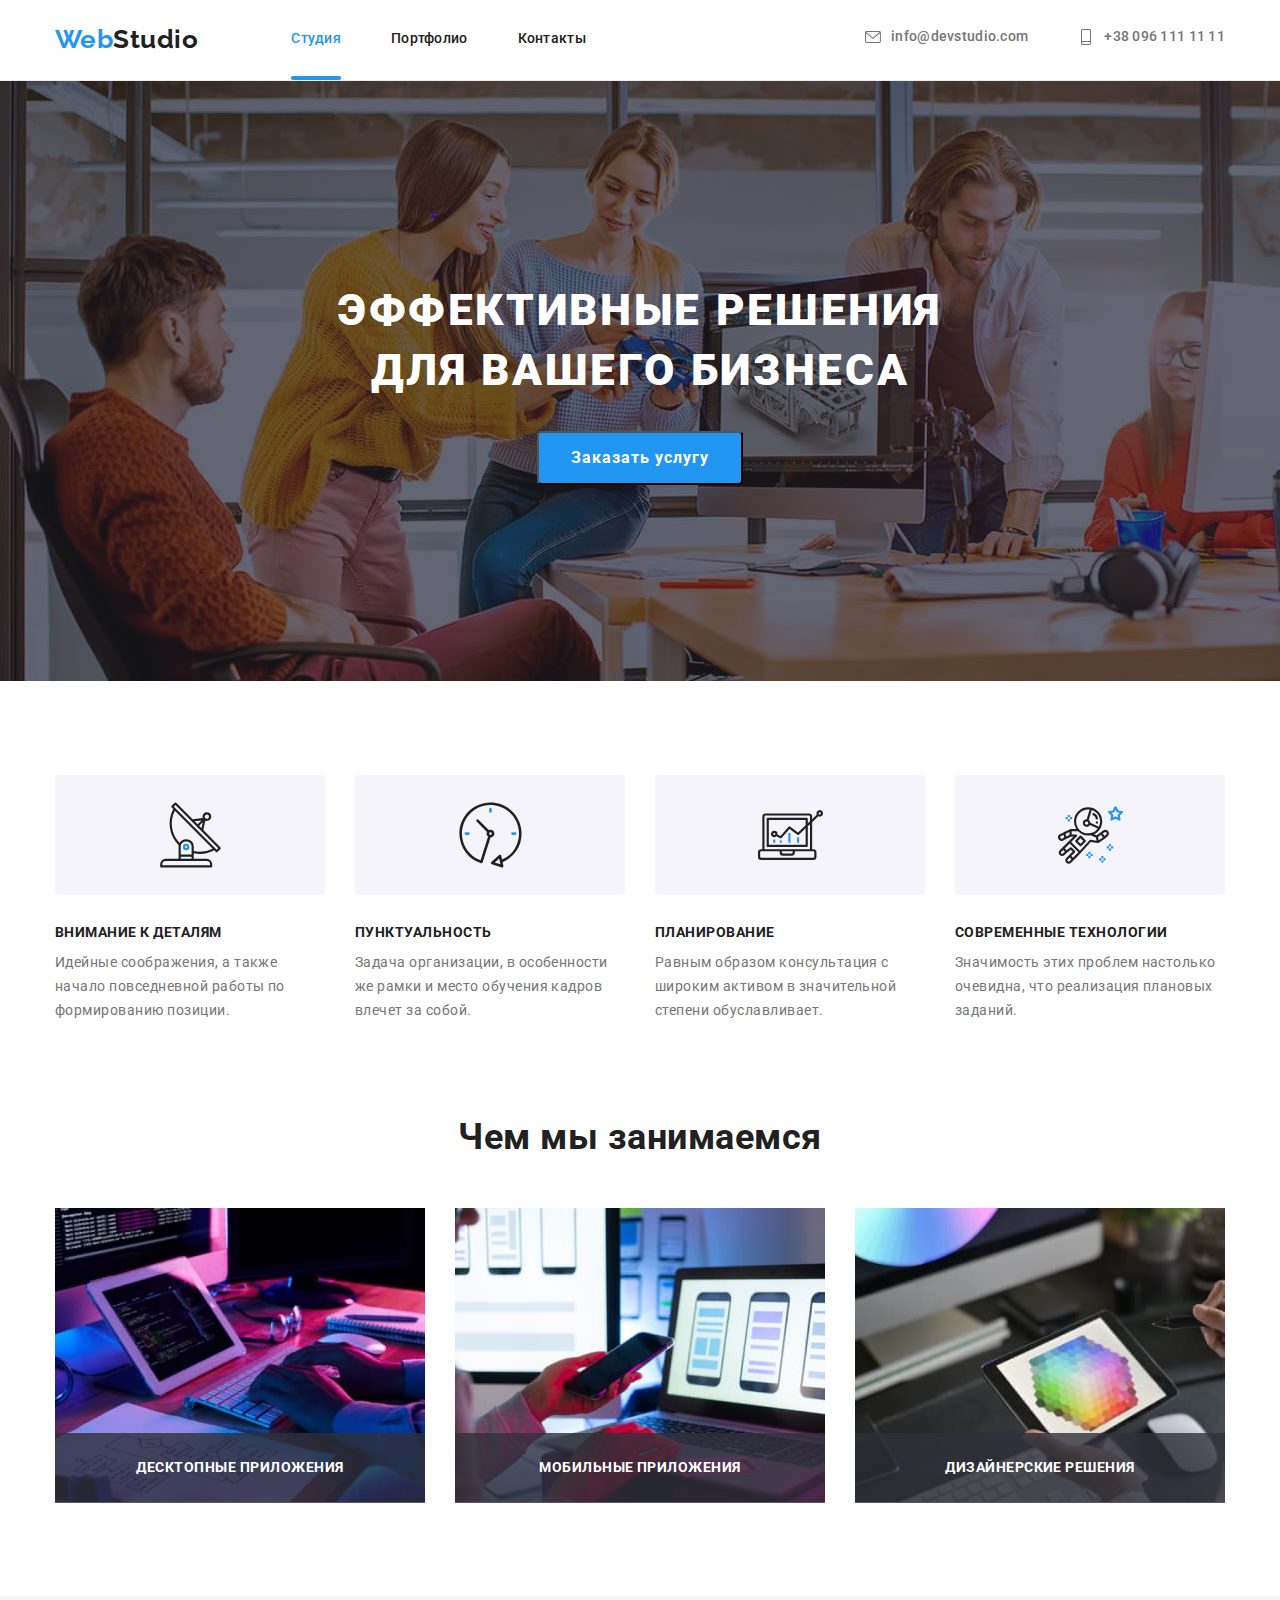
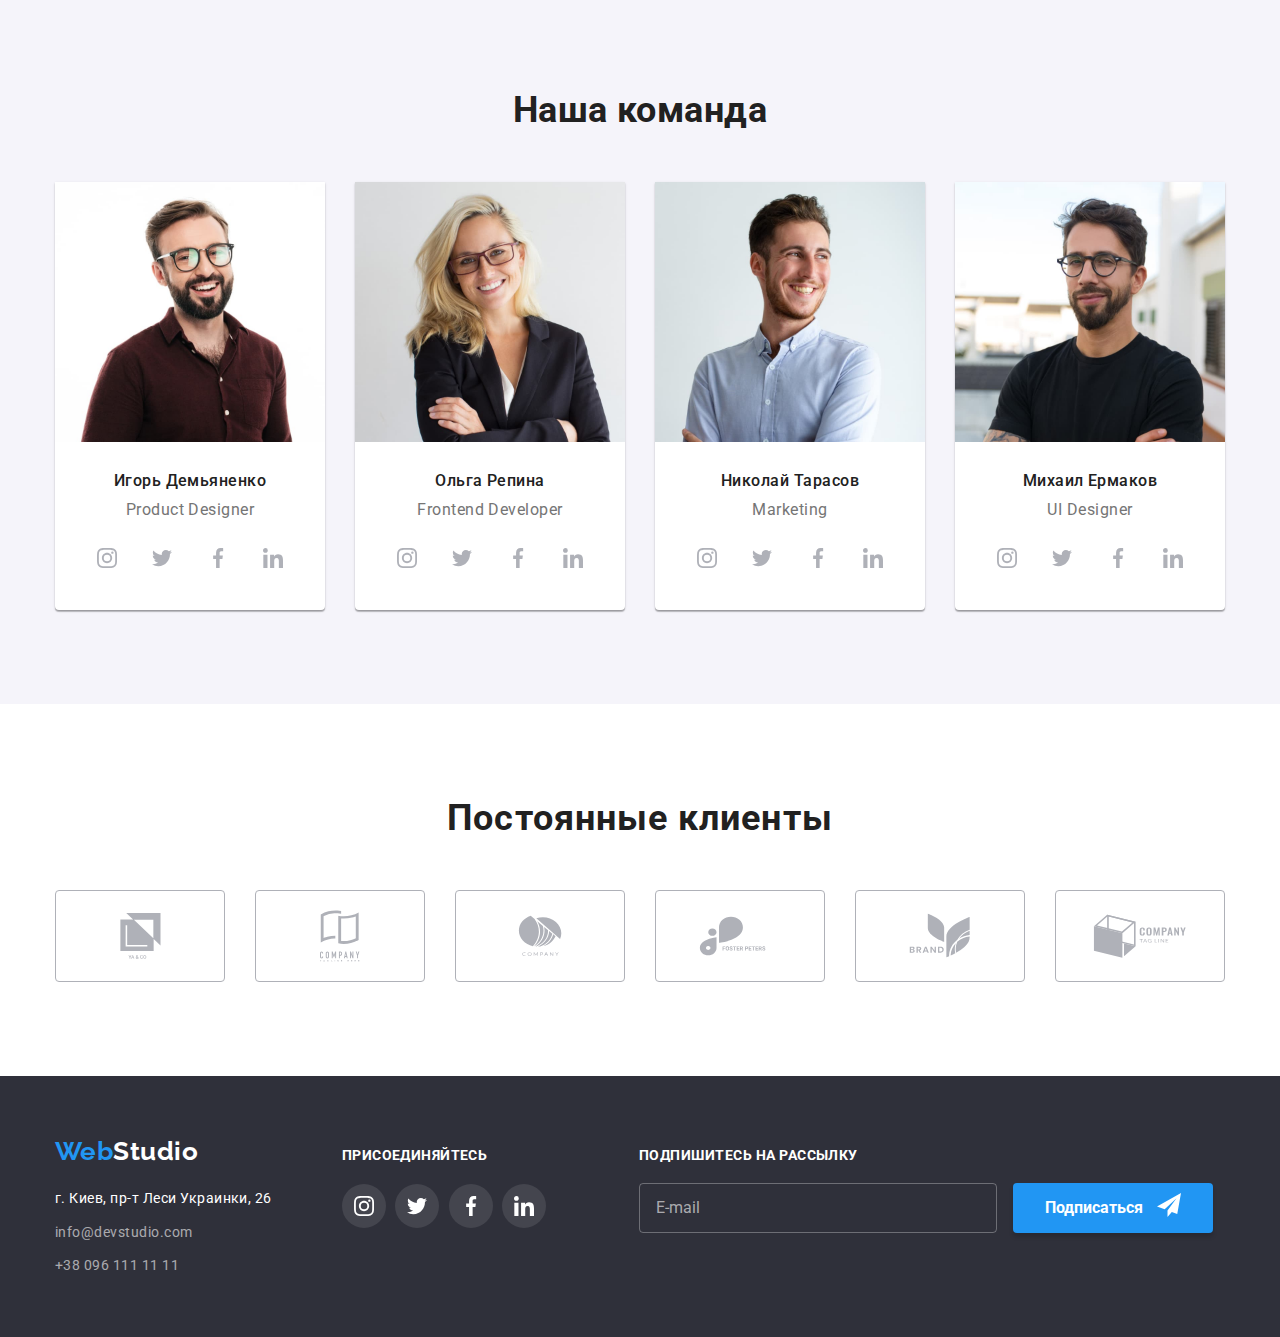
<file: index.html>
<!DOCTYPE html>
<html lang="en">

<head>
  <meta charset="UTF-8" />
  <meta http-equiv="X-UA-Compatible" content="IE=edge" />
  <meta name="viewport" content="width=device-width, initial-scale=1.0" />
  <title>WebStudio</title>
  <link rel="preconnect" href="https://fonts.gstatic.com">
  <link href="https://fonts.googleapis.com/css2?family=Raleway:wght@700&family=Roboto:wght@400;500;700;900&display=swap"
    rel="stylesheet">
  <link rel="stylesheet" href="https://cdnjs.cloudflare.com/ajax/libs/modern-normalize/1.1.0/modern-normalize.css"
    integrity="sha512-Y0MM+V6ymRKN2zStTqzQ227DWhhp4Mzdo6gnlRnuaNCbc+YN/ZH0sBCLTM4M0oSy9c9VKiCvd4Jk44aCLrNS5Q=="
    crossorigin="anonymous" referrerpolicy="no-referrer" />
  <link rel="stylesheet" href="https://cdnjs.cloudflare.com/ajax/libs/modern-normalize/1.1.0/modern-normalize.min.css"
    integrity="sha512-wpPYUAdjBVSE4KJnH1VR1HeZfpl1ub8YT/NKx4PuQ5NmX2tKuGu6U/JRp5y+Y8XG2tV+wKQpNHVUX03MfMFn9Q=="
    crossorigin="anonymous" referrerpolicy="no-referrer" />
  <link rel="stylesheet" href="./css/style.css">
</head>
</head>

<body>
  <!--Шапка проекта-->
  <header class="header">
    <div class="container header-container">
      <nav class="site-nav ">
        <a class="logo link " href="./index.html"> <span class="logo-color">Web</span>Studio</a>
        <ul class="site-list list ">
          <li class="nav-item"><a class="site-link current link after-link" href="">Студия</a></li>
          <li class="nav-item"><a class="site-link link" href="./portfolio.html">Портфолио</a></li>
          <li class="nav-item"><a class="site-link link" href="">Контакты</a></li>
        </ul>
      </nav>
      <ul class="contact-list list">
        <li class="contact-item ">
          <a class="contact-link link" href="mailto:info@devstudio.com">
            <svg class="svg-mail">
              <use href="./images/icons-svg/symbol-defs.svg#icon-mail"></use>
            </svg>
            info@devstudio.com</a>
        </li>
        <li class="contact-item">
          <a class="contact-link link" href="tel:+380961111111">
            <svg class="svg-mail">
              <use href="./images/icons-svg/symbol-defs.svg#icon-smartphone"></use>
            </svg>
            +38 096 111 11 11</a>
        </li>
      </ul>
    </div>
  </header>
  <!--Секция героя-->
  <main>
    <section class="hero">
      <div class="container">
        <h1 class="hero-title">
          Эффективные решения <br />
          для вашего бизнеса
        </h1>
        <button data-modal-open class="button" type="button">Заказать услугу</button>
        
      </div>
    </section>
    <!--Секция будушего-->
    <section class="section-features">
      <div class="container">
        <h2 hidden class="section-title">невидемый заголовок</h2>
        <ul class="features-list list">
          <li class="features-item  ">
            <div class="svg-features">
              <svg width="65px" height="70px">
                <use href="./images/icons-svg/symbol-defs.svg#icon-antenna"></use>
              </svg>
            </div>
            <h3 class="title-features  ">Внимание к деталям</h3>
            <p class="features-paragraph">
              Идейные соображения, а также начало повседневной работы по
              формированию позиции.
            </p>
          </li>
          <li class="features-item ">
            <div class="svg-features">
              <svg width="65px" height="70px">
                <use href="./images/icons-svg/symbol-defs.svg#icon-clock"></use>
              </svg>
            </div>
            <h3 class="title-features">Пунктуальность</h3>
            <p class="features-paragraph">
              Задача организации, в особенности же рамки и место обучения кадров
              влечет за собой.
            </p>
          </li>
          <li class="features-item ">
            <div class="svg-features">
              <svg width="65px" height="70px">
                <use href="./images/icons-svg/symbol-defs.svg#icon-diagram"></use>
              </svg>
            </div>
            <h3 class="title-features">Планирование</h3>
            <p class="features-paragraph">
              Равным образом консультация с широким активом в значительной
              степени обуславливает.
            </p>
          </li>
          <li class="features-item ">
            <div class="svg-features">
              <svg width="65px" height="70px">
                <use href="./images/icons-svg/symbol-defs.svg#icon-astronaut"></use>
              </svg>
            </div>
            <h3 class="title-features">Современные технологии</h3>
            <p class="features-paragraph">
              Значимость этих проблем настолько очевидна, что реализация
              плановых заданий.
            </p>
          </li>
        </ul>
      </div>
    </section>
    <!-- Рабочя секция-->
    <section class="work-section">
      <div class="container">
        <h2 class="section-title">Чем мы занимаемся</h2>
        <ul class="work-list list">
          <div class="work-div" >
            <li class="img-title">
              <img class="img-box1" src="./images/box1.jpg" alt="work with gadgets" width="370" height="294" />
              <p class="work-information">Десктопные приложения</p>
            </li>
          </div>
          <div class="work-div" >
          <li class="img-title">
            <img  src="./images/box2.jpg" alt="work with gadgets" width="370" height="294" />
            <p class="work-information">Мобильные приложения</p>
          </li>
          </div>
          <div class="work-div" >
          <li class="img-title">
            <img src="./images/box3.jpg" alt="work with gadgets" width="370" height="294" />
            <p class="work-information"> Дизайнерские решения</p>
          </li>
          </div>
        </ul>
      </div>
    </section>
    <!-- Командная Секция -->
    <section class="team-section">
      <div class="container">
        <h2 class="section-team-title">Наша команда</h2>
        <ul class="team-list list">
          <li class="team-title">
            <img src="./images/images2/igor_demyanenko.jpg" alt="Igor Demyanenko" width="270" height="260" />
            <div class="name-profession">
              <h3 class="title">Игорь Демьяненко</h3>
              <p class="profession">Product Designer</p>
              <div class="icon-div">
                <a class="link-icon-inst" href="">
                  <svg class=" svg-icon-inst" width="20px" height="20px">
                    <use href=./images/icons-svg/symbol-defs.svg#icon-instagram2></use>
                  </svg>
                </a>
                <a class="link-icon-inst" href="">
                  <svg class=" svg-icon-inst" width="20px" height="20px">
                    <use href=./images/icons-svg/symbol-defs.svg#icon-twitte4r></use>
                  </svg>
                </a>
                <a class="link-icon-inst" href="">
                  <svg class=" svg-icon-inst" width="20px" height="20px">
                    <use href=./images/icons-svg/symbol-defs.svg#icon-facebook1></use>
                  </svg>
                </a>
                <a class="link-icon-inst" href="">
                  <svg class=" svg-icon-inst" width="20px" height="20px">
                    <use href=./images/icons-svg/symbol-defs.svg#icon-linkedin3></use>
                  </svg>
                </a>
              </div>
            </div>
          </li>
          <li class="team-title">
            <img src="./images/images2/olga_repina.jpg" alt="Olga Repina" width="270" height="260" />
            <div class="name-profession">
              <h3 class="title">Ольга Репина</h3>
              <p class="profession">Frontend Developer</p>
              <div class="icon-div">
                <a class="link-icon-inst" href="">
                  <svg class=" svg-icon-inst" width="20px" height="20px">
                    <use href=./images/icons-svg/symbol-defs.svg#icon-instagram2></use>
                  </svg>
                </a>
                <a class="link-icon-inst" href="">
                  <svg class=" svg-icon-inst" width="20px" height="20px">
                    <use href=./images/icons-svg/symbol-defs.svg#icon-twitte4r></use>
                  </svg>
                </a>
                <a class="link-icon-inst" href="">
                  <svg class=" svg-icon-inst" width="20px" height="20px">
                    <use href=./images/icons-svg/symbol-defs.svg#icon-facebook1></use>
                  </svg>
                </a>
                <a class="link-icon-inst" href="">
                  <svg class=" svg-icon-inst" width="20px" height="20px">
                    <use href=./images/icons-svg/symbol-defs.svg#icon-linkedin3></use>
                  </svg>
                </a>
              </div>
            </div>
          </li>
          <li class="team-title">
            <img src="./images/images2/nikolay_tarasov.jpg" alt="Nikolay Tarasov" width="270" height="260" />
            <div class="name-profession">
              <h3 class="title">Николай Тарасов</h3>
              <p class="profession">Marketing</p>
              <div class="icon-div">
                <a class="link-icon-inst" href="">
                  <svg class=" svg-icon-inst" width="20px" height="20px">
                    <use href=./images/icons-svg/symbol-defs.svg#icon-instagram2></use>
                  </svg>
                </a>
                <a class="link-icon-inst" href="">
                  <svg class=" svg-icon-inst" width="20px" height="20px">
                    <use href=./images/icons-svg/symbol-defs.svg#icon-twitte4r></use>
                  </svg>
                </a>
                <a class="link-icon-inst" href="">
                  <svg class=" svg-icon-inst" width="20px" height="20px">
                    <use href=./images/icons-svg/symbol-defs.svg#icon-facebook1></use>
                  </svg>
                </a>
                <a class="link-icon-inst" href="">
                  <svg class=" svg-icon-inst" width="20px" height="20px">
                    <use href=./images/icons-svg/symbol-defs.svg#icon-linkedin3></use>
                  </svg>
                </a>
              </div>
            </div>
          </li>
          <li class="team-title">
            <img src="./images/images2/mikhail_ermakov.jpg" alt="Mikhail Ermakov" width="270" height="260" />
            <div class="name-profession">
              <h3 class="title">Михаил Ермаков</h3>
              <p class="profession">UI Designer</p>
              <div class="icon-div">
                <a class="link-icon-inst" href="">
                  <svg class=" svg-icon-inst" width="20px" height="20px">
                    <use href=./images/icons-svg/symbol-defs.svg#icon-instagram2></use>
                  </svg>
                </a>
                <a class="link-icon-inst" href="">
                  <svg class=" svg-icon-inst" width="20px" height="20px">
                    <use href=./images/icons-svg/symbol-defs.svg#icon-twitte4r></use>
                  </svg>
                </a>
                <a class="link-icon-inst" href="">
                  <svg class=" svg-icon-inst" width="20px" height="20px">
                    <use href=./images/icons-svg/symbol-defs.svg#icon-facebook1></use>
                  </svg>
                </a>
                <a class="link-icon-inst" href="">
                  <svg class=" svg-icon-inst" width="20px" height="20px">
                    <use href=./images/icons-svg/symbol-defs.svg#icon-linkedin3></use>
                  </svg>
                </a>
              </div>
            </div>
          </li>
        </ul>
      </div>
    </section>
    <!-- Постояние клиенти-->
    <section class="regular-section">
      <div class="container">
        <h2 class="regular-title"> Постоянные клиенты </h2>
        <ul class="regular-ul  list">
          <li class="regular-li">
            <a class="regular-link" href="">
              <svg width="41px" height="46px">
                <use href=./images/icons-svg/symbol-defs.svg#icon-group></use>
              </svg>
            </a>
          </li>
          <li class="regular-li">
            <a class="regular-link" href="">
              <svg width="40px" height="52px">
                <use href=./images/icons-svg/symbol-defs.svg#icon-group-1></use>
              </svg>
            </a>
          </li>
          <li class="regular-li">
            <a class="regular-link" href="">
              <svg width="44px" height="41px">
                <use href=./images/icons-svg/symbol-defs.svg#icon-group-2></use>
              </svg>
            </a>
          </li>
          <li class="regular-li">
            <a class="regular-link" href="">
              <svg width="85px" height="40px">
                <use href=./images/icons-svg/symbol-defs.svg#icon-group-3></use>
              </svg>
            </a>
          </li>
          <li class="regular-li">
            <a class="regular-link" href="">
              <svg width="62px" height="45px">
                <use href=./images/icons-svg/symbol-defs.svg#icon-group-4></use>
              </svg>
            </a>
          </li>
          <li class="regular-li">
            <a class="regular-link" href="">
              <svg width="94px" height="44px">
                <use href=./images/icons-svg/symbol-defs.svg#icon-group-5></use>
              </svg>
            </a>
          </li>
        </ul>
      </div>
    </section>
  </main>
  <!--Футер-->
  <footer class="footer">
    <div class="container container-footer">
      <div class="one-address">
        <a class="footer-logo link" href=""><span class="logo-color">Web</span>Studio</a>
        <address class="address">
          <a class="address-link link" href="https://goo.gl/maps/BGYhrAwLSRzeAxM98" target="_blank"
            rel="noopener noreferrer">г. Киев, пр-т Леси Украинки, 26</a>
          <ul class="footer-list list">
            <li class="footer-item">
              <a class="footer-link link" href="mailto:info@devstudio.com">info@devstudio.com </a>
            </li>
            <li class="footer-item">
              <a class="footer-link link" href="tel:+380961111111">+38 096 111 11 11</a>
            </li>
          </ul>
        </address>
      </div>

      <div class="footer-set">
        <h3 class="title-footer"> присоединяйтесь </h3>
        <ul class=" footer-ul list ">
          <li>
            <a class="footer-icon-link" href="">
              <svg class="footer-svg" width="20px" height="20px">
                <use href=./images/icons-svg/symbol-defs.svg#icon-instagram2></use>
              </svg>
            </a>
          </li>
          <li>
            <a class="footer-icon-link" href="">
              <svg class="footer-svg" width="20px" height="20px">
                <use href=./images/icons-svg/symbol-defs.svg#icon-twitte4r></use>
              </svg>
            </a>

          </li>
          <li>
            <a class="footer-icon-link" href="">
              <svg class="footer-svg " width="20px" height="20px">
                <use href=./images/icons-svg/symbol-defs.svg#icon-facebook1></use>
              </svg>
            </a>
          </li>
          <li>
            <a class="footer-icon-link" href="">
              <svg class="footer-svg" width="20px" height="20px">
                <use href=./images/icons-svg/symbol-defs.svg#icon-linkedin3></use>
              </svg>
            </a>
          </li>
        </ul>
      </div>
      <div>
        <form  class="footer-form" action="">
        <label for="">
          <p class="email-title">Подпишитесь на рассылку</p>
          <input class="email-input" type="email" placeholder="E-mail" name="e-mail" required>
          <button class="button-email" type="submit">Подписаться
            <svg class=" svg-icon-footer" width="24px" height="24px">
              <use href=./images/icons-svg/symbol-defs6.svg#icon-icon-send-1></use>
            </svg>
          </button>
        </label>
        </form>
      </div>
    </div>
  </footer>

  <div class="backdrop  is-hidden" data-modal>
    <div class="modal" >
      <form action="#">
        <p  class="backdrop-title">Оставьте свои данные, мы вам перезвоним</p>
        
          <label class="backdrop-label form-field" > <span class="backdrop-name">Имя</span> 
           <span class="backdrop-wraper">
            <input class="backdrop-input" type="text"  name="name" required >
            <svg class=" svg-icon-backdrop" width="12px" height="12px">
              <use href=./images/icons-svg/symbol-defs6.svg#icon-Vector></use>
            </svg>
          </span>
          </label>
        
        
          <label class="backdrop-label form-field " > <span class="backdrop-name">Телефон</span> 
            <span class="backdrop-wraper">
          <input class="backdrop-input" type="tel"  name="tel" required >
          <svg class=" svg-icon-backdrop" width="13px" height="13px">
            <use href=./images/icons-svg/symbol-defs6.svg#icon-Vector-1></use>
          </svg>
        </span>
        </label>
        
          <label  class="backdrop-label form-field " ><span class="backdrop-name"> Почта</span>
          <span class="backdrop-wraper">
          <input class="backdrop-input" type="email"  name="e-mail" required >
          <svg class=" svg-icon-backdrop" width="15px" height="12px">
            <use href=./images/icons-svg/symbol-defs6.svg#icon-Vector-2></use>
          </svg>
        </span>
        </label>
        
          <label class="backdrop-label " > <span class="backdrop-name">Комментарий</span>
          <textarea class="backdrop-textarea" name="comment"  rows="10" placeholder="Ввести текст"></textarea>
        </label>

        <div class="checkbox-div">
          <input class="checkbox-input visually-hidden" type="checkbox" name="checkbox" value="Соглашаюсь с рассылкой" id="Соглашаюсь с рассылкой">
          <label class="checkbox-title" for="Соглашаюсь с рассылкой">Соглашаюсь с рассылкой и принимаю &nbsp; <a href="">Условия договора</a> </label>
        </div>
        
        <button class="backdrop-btn" type="submit"> Отправить</button>

      </form>
      
      <button data-modal-close class="close-btn" >
        <svg width="11px" height="11px">
          <use href=./images/icons-svg/symbol-defs6-1.svg#icon-Vector-6></use>
        </svg>
      </button>
    </div>
  </div>
  <script src="./js/modal.js"></script>
</body>

</html>
</file>
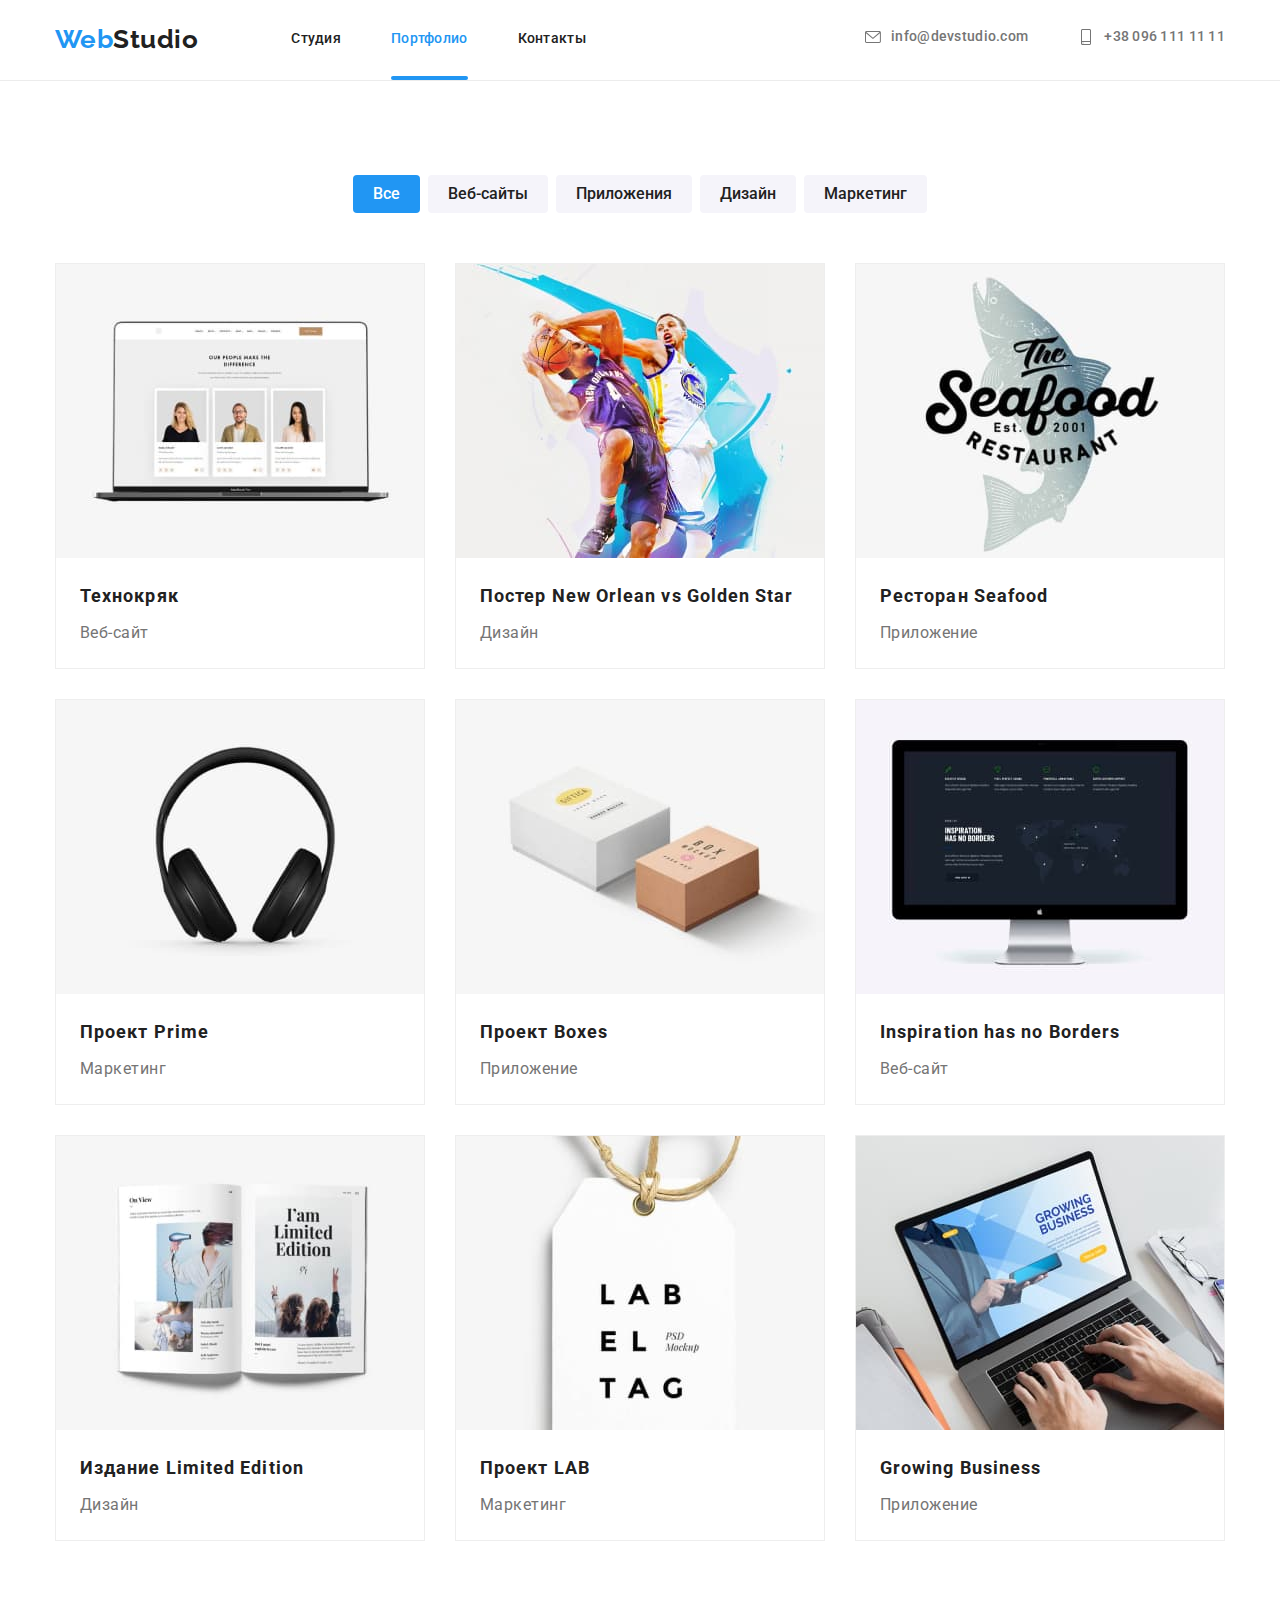
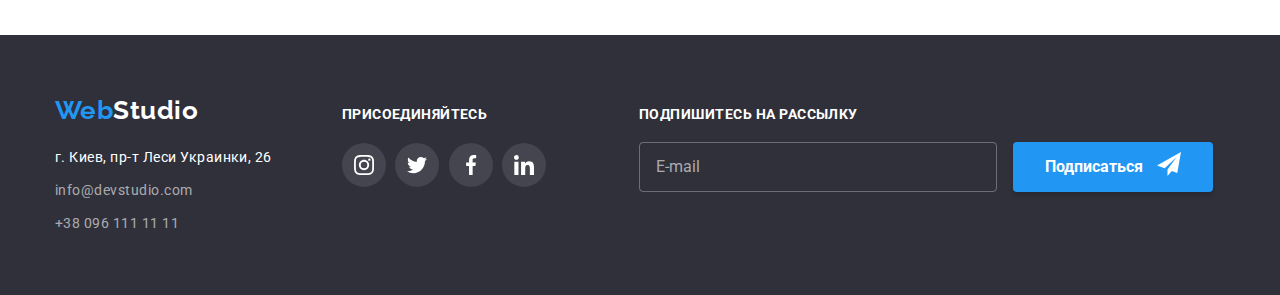
<file: portfolio.html>
<!DOCTYPE html>
<html lang="en">

<head>
  <meta charset="UTF-8" />
  <meta http-equiv="X-UA-Compatible" content="IE=edge" />
  <meta name="viewport" content="width=device-width, initial-scale=1.0" />
  <title>Portfolio</title>
  <link rel="preconnect" href="https://fonts.gstatic.com">
  <link href="https://fonts.googleapis.com/css2?family=Raleway:wght@700&family=Roboto:wght@400;500;700;900&display=swap"
    rel="stylesheet">
  <link rel="stylesheet" href="https://cdnjs.cloudflare.com/ajax/libs/modern-normalize/1.1.0/modern-normalize.css"
    integrity="sha512-Y0MM+V6ymRKN2zStTqzQ227DWhhp4Mzdo6gnlRnuaNCbc+YN/ZH0sBCLTM4M0oSy9c9VKiCvd4Jk44aCLrNS5Q=="
    crossorigin="anonymous" referrerpolicy="no-referrer" />
  <link rel="stylesheet" href="https://cdnjs.cloudflare.com/ajax/libs/modern-normalize/1.1.0/modern-normalize.min.css"
    integrity="sha512-wpPYUAdjBVSE4KJnH1VR1HeZfpl1ub8YT/NKx4PuQ5NmX2tKuGu6U/JRp5y+Y8XG2tV+wKQpNHVUX03MfMFn9Q=="
    crossorigin="anonymous" referrerpolicy="no-referrer" />
  <link rel="stylesheet" href="./css/style.css">
</head>
</head>

<body>
  <!--Шапка проекта-->
  <header class="header">
    <div class="container header-container">
      <nav class="site-nav ">
        <a class="logo link " href="./index.html"> <span class="logo-color">Web</span>Studio</a>
        <ul class="site-list list ">
          <li class="nav-item"><a class="site-link  link" href="./index.html">Студия</a></li>
          <li class="nav-item"><a class="site-link current link after-link" href="">Портфолио</a></li>
          <li class="nav-item"><a class="site-link link" href="">Контакты</a></li>
        </ul>
      </nav>
      <ul class="contact-list list">
        <li class="contact-item">
          <a class="contact-link link" href="mailto:info@devstudio.com">
            <svg class="svg-mail">
              <use href="./images/icons-svg/symbol-defs.svg#icon-mail"></use>
            </svg>
            info@devstudio.com</a>
        </li>
        <li class="contact-item">
          <a class="contact-link link" href="tel:+380961111111">
            <svg class="svg-mail">
              <use href="./images/icons-svg/symbol-defs.svg#icon-smartphone"></use>
            </svg>
            +38 096 111 11 11</a>
        </li>
      </ul>
    </div>
  </header>
  <!--Основа портфолио-->
  <main>
    <h1 hidden>Скрытый заголовок</h1>
    <section class="our-work">
      <div class="container ">
        <ul class="filter list">
          <li class="filter-item"><button class="filter-btn current " type="button">Все</button></li>
          <li class="filter-item"><button class="filter-btn" type="button">Веб-сайты</button></li>
          <li class="filter-item"><button class="filter-btn" type="button">Приложения</button></li>
          <li class="filter-item"><button class="filter-btn" type="button">Дизайн</button></li>
          <li class="filter-item"><button class="filter-btn" type="button">Маркетинг</button></li>
        </ul>
        <ul class="works-list list ">
          <li class="works-title">
            <a class="work-a" href="">
              <div class="works-img"> 
              <img src="./images/portfolio/technokryak.jpg" alt="technokryak" width="370" height="294" />
              <p class="works-p">Технокряк это современная площадка распространения коронавируса. Компании используют эту платформу для цифрового шпионажа и атак на защищённые сервера конкурентов.</p>
            </div>
              <div class="text-position">
                <h2 class="work-title">Технокряк</h2>
                <p class="work-profession">Веб-сайт</p>
              </div>
            </a>
          </li>
          <li class="works-title">
            <a class="work-a"  href="">
              <div class="works-img">
                <img src="./images/portfolio/new-orlean-vs-golden-star-poster.jpg" alt="new-orlean-poster" width="370"
                height="294" />
                <p class="works-p">Lorem ipsum dolor sit amet, consectetur adipisicing elit. Earum rerum quia veniam suscipit natus animi, tempora, et dolorum adipisci nemo ratione, aut modi laboriosam! Fugiat dolore illum reiciendis odit voluptatem? </p>
              </div>
              <div class="text-position">
                <h2 class="work-title">Постер New Orlean vs Golden Star</h2>
                <p class="work-profession">Дизайн</p>
              </div>
            </a>
          </li>
          <li class="works-title">
            <a class="work-a"  href="">
              <div class="works-img">
                <img src="./images/portfolio/seafood-restaurant.jpg" alt="seafood-restaurant" width="370" height="294" />
                <p class="works-p">Lorem, ipsum dolor sit amet consectetur adipisicing elit. Tempora vel, magni voluptatum non quaerat maxime accusantium alias dolorum sed magnam architecto, ullam deleniti nemo? In iusto perspiciatis corrupti explicabo aut?</p>
              </div>
              <div class="text-position">
                <h2 class="work-title">Ресторан Seafood</h2>
                <p class="work-profession">Приложение</p>
              </div>
            </a>
          </li>
          <li class="works-title">
            <a class="work-a"  href="">
              <div class="works-img">
                <img src="./images/portfolio/prime-project.jpg" alt="prime-project" width="370" height="294" />
                <p class="works-p">Lorem ipsum dolor sit amet consectetur adipisicing elit. Ratione modi consequuntur numquam quas debitis, tempore ducimus laboriosam ut delectus, </p>
              </div>
              <div class="text-position">
                <h2 class="work-title">Проект Prime</h2>
                <p class="work-profession">Маркетинг</p>
              </div>
            </a>
          </li>
          <li class="works-title">
            <a class="work-a"  href="">
              <div class="works-img">
                <img src="./images/portfolio/boxes-project.jpg" alt="boxes-project" width="370" height="294" />
                <p class="works-p">Lorem ipsum dolor sit amet consectetur adipisicing elit. Voluptatum blanditiis architecto cumque rem accusantium sequi, tempora eum dicta aperiam nulla laborum! Consectetur quo quaerat sunt amet.</p>
              </div>
              <div class="text-position">
                <h2 class="work-title">Проект Boxes</h2>
                <p class="work-profession">Приложение</p>
              </div>
            </a>
          </li>
          <li class="works-title">
            <a class="work-a"  href="">
              <div class="works-img">
                <img src="./images/portfolio/inspiration-has-no-borders.jpg" alt="inspiration-has-no-borders" width="370"
                height="294" />
                <p class="works-p" >Lorem ipsum dolor sit amet consectetur adipisicing elit. Enim necessitatibus vero modi deserunt suscipit amet excepturi inventore illum, obcaecati cupiditate doloribus laborum odit! Nemo suscipit doloribus recusandae voluptatem animi perspiciatis.</p>
              </div>
              <div class="text-position">
                <h2 class="work-title">Inspiration has no Borders</h2>
                <p class="work-profession">Веб-сайт</p>
              </div>
            </a>
          </li>
          <li class="works-title">
            <a class="work-a"  href="">
              <div class="works-img">
                <img src="./images/portfolio/limited-edition.jpg" alt="limited-edition" width="370" height="294" />
                <p class="works-p">Lorem ipsum, dolor sit amet consectetur adipisicing elit. Officiis eaque neque beatae ipsum deserunt recusandae, porro cum non voluptate modi laborum, omnis excepturi alias reiciendis voluptas eos quod. Doloribus, necessitatibus.</p>
              </div>
              <div class="text-position">
                <h2 class="work-title">Издание Limited Edition</h2>
                <p class="work-profession">Дизайн</p>
              </div>
            </a>
          </li>
          <li class="works-title">
            <a class="work-a"  href="">
              <div class="works-img">
                <img src="./images/portfolio/lab-project.jpg" alt="lab-project" width="370" height="294" />
                <p class="works-p">Lorem ipsum dolor sit amet consectetur adipisicing elit. Adipisci ipsum, ut ex minus iure esse eaque hic quisquam alias debitis, mollitia excepturi velit voluptates similique neque ullam temporibus natus eveniet!</p>
              </div>
              <div class="text-position">
                <h2 class="work-title">Проект LAB</h2>
                <p class="work-profession">Маркетинг</p>
              </div>
            </a>
          </li>
          <li class="works-title">
            <a class="work-a"  href="">
              <div class="works-img">
                <img src="./images/portfolio/growing-business.jpg" alt="growing-business" width="370" height="294" />
                <p class="works-p">Lorem ipsum dolor sit amet consectetur adipisicing elit. Repudiandae quia inventore eaque voluptate doloremque obcaecati cupiditate distinctio numquam, dolore illo hic corrupti magni laboriosam earum placeat magnam aliquam reprehenderit laborum.</p>
              </div>
              <div class="text-position">
                <h2 class="work-title">Growing Business</h2>
                <p class="work-profession">Приложение</p>
              </div>
            </a>
          </li>
        </ul>
      </div>
    </section>
  </main>
  <!--Футер-->
  <footer class="footer">
    <div class="container container-footer">
      <div class="one-address">
        <a class="footer-logo link" href=""><span class="logo-color">Web</span>Studio</a>
        <address class="address">
          <a class="address-link link" href="https://goo.gl/maps/BGYhrAwLSRzeAxM98" target="_blank"
            rel="noopener noreferrer">г. Киев, пр-т Леси Украинки, 26</a>
          <ul class="footer-list list">
            <li class="footer-item">
              <a class="footer-link link" href="mailto:info@devstudio.com">info@devstudio.com </a>
            </li>
            <li class="footer-item">
              <a class="footer-link link" href="tel:+380961111111">+38 096 111 11 11</a>
            </li>
          </ul>
        </address>
      </div>

      <div class="footer-set">
        <h3 class="title-footer"> присоединяйтесь </h3>
        <ul class=" footer-ul list ">
          <li class="footer-li">
            <a class="footer-icon-link" href="">
              <svg class="footer-svg" width="20px" height="20px">
                <use href=./images/icons-svg/symbol-defs.svg#icon-instagram2></use>
              </svg>
            </a>
          </li>
          <li>
            <a class="footer-icon-link" href="">
              <svg class="footer-svg" width="20px" height="20px">
                <use href=./images/icons-svg/symbol-defs.svg#icon-twitte4r></use>
              </svg>
            </a>

          </li>
          <li>
            <a class="footer-icon-link" href="">
              <svg class="footer-svg " width="20px" height="20px">
                <use href=./images/icons-svg/symbol-defs.svg#icon-facebook1></use>
              </svg>
            </a>
          </li>
          <li>
            <a class="footer-icon-link" href="">
              <svg class="footer-svg" width="20px" height="20px">
                <use href=./images/icons-svg/symbol-defs.svg#icon-linkedin3></use>
              </svg>
            </a>
          </li>
        </ul>
      </div>
      <div>
        <form  class="footer-form" action="">
        <label for="">
          <p class="email-title">Подпишитесь на рассылку</p>
          <input class="email-input" type="email" placeholder="E-mail" name="e-mail" required>
          <button class="button-email" type="submit">Подписаться
            <svg class=" svg-icon-footer" width="24px" height="24px">
              <use href=./images/icons-svg/symbol-defs6.svg#icon-icon-send-1></use>
            </svg>
          </button>
        </label>
        </form>
      </div>
    </div>
  </footer>
</body>

</html>
</file>
<file: css/style.css>
:root {
    --primary-text-color: #757575;
    --secondary-text-color: #212121;
    --accent-color: #2196f3;
    --primary-bg-color: #ffffff;
    --primary-bg-color-filter: #f5f4fa;
    --prinary-font-family: "Roboto", sant-serif;
    --secondary-font-family:"Raleway", sant-serif;
  }
  
  body {
    background-color: var(--primary-bg-color);
    color: var(--primary-text-color);
    font-family: var(--prinary-font-family);
    letter-spacing: 0.03em;
  }

  h1,
  h2,
  h3,
  h4,
  h5,
  h6,
  p{
    margin-top: 0;
    margin-bottom: 0;
  }

  ul,ol{
    margin-top: 0;
    margin-bottom: 0;
    padding-left: 0;
  }
  
  img {
  display: block;
  }

  .list{
    list-style: none;
   }
 
   .link{
     text-decoration: none;
   }


   .visually-hidden {
    position: absolut;
    width: 1px;
    height: 1px;
    margin: -1px;
    border: 0;
    padding: 0;
    clip: rect(1px, 1px, 1px, 1px);
    clip: rect(1px 1px 1px 1px);
    overflow: hidden;
  }

/* Шапка проекта Webstudio*/
.logo{ 
margin-right:93px ;
font-family: var(--secondary-font-family);
font-weight:700;
font-size: 26px;
line-height: 1.19;
color:var(--secondary-text-color);
}

.logo-color{
  color: var(--accent-color);
}


.site-list{
display: flex;
font-size: 14px;
line-height: 1.14;
letter-spacing: 0.02em;
color: var(--secondary-text-color);

}


.nav-item:not(:last-child){
  margin-right: 50px;
}



.site-link:hover,
.site-link:focus{
  color: var(--accent-color);
}

.site-link.current{
  color:var(--accent-color) ;
}

.site-link{
  position: relative;
  font-family: Roboto;
  font-weight: 500;
  font-size: 14px;
  line-height: 1.14;
  letter-spacing: 0.02em;
  color:var(--secondary-text-color );
  transition:  color 250ms cubic-bezier(0.4, 0, 0.2, 1);
  
}


.contact-link{
display: inline-flex;
font-weight: 500;
font-size: 14px;
line-height: 1.14;
letter-spacing: 0.02em;
color: var( --primary-text-color );
transition:  color 250ms cubic-bezier(0.4, 0, 0.2, 1);
  
}

.contact-item:not(:last-child){
margin-right: 50px;
}

.contact-item:hover,
.contact-item:focus {
  color: var(--accent-color);
  
}


.contact-link:hover,
.contact-link:focus{
color: var(--accent-color);
}


 .contact-link:hover .svg-mail{
fill: var(--accent-color);
transition-duration: 250ms;
} 

.contact-link:focus .svg-mail{
fill: var(--accent-color);
  } 

.site-nav{
  display: flex;
  align-items: center;
 

}

 .contact-list{
  display: flex;
  align-items: center;
  margin-left: auto;
 }

.header-container{
  display: flex;
  align-items: center;
  
}

.header{
  border-bottom: 1px solid #ECECEC ;
  padding-top: 24px;
  padding-bottom:25px;
}

.svg-mail{
  width: 16px;
  height: 16px;
  margin-right: 10px;
  fill: var(--primary-text-color);
}

.after-link::after{
  content: "";
  display: block;
  width:100% ;
  height:4px ;
  background: #2196F3;
  border-radius: 2px;
  position: absolute;
  top: 46px;
  transition: opacity 250ms cubic-bezier(0.4, 0, 0.2, 1);

}





/* сукция героик */
.hero{
padding-top:200px ;
padding-bottom: 200px;
height: 600px;
max-width: 1600;
background-image:linear-gradient(to right ,
 rgba(47, 48, 58, 0.4),
 rgba(47, 48, 58, 0.4)),
url(../images/hero/hero.jpg);
background-size:cover ;
background-repeat:no-repeat ;
background-color: #2F303A;
text-align: center;
}

.hero-title{
font-weight: 900;
font-size: 44px;
line-height: 1.36;
letter-spacing: 0.06em;
text-transform: uppercase;
color: var(--primary-bg-color);
}

.button{
padding-left:32px ;
padding-right:32px ;
padding-top:10px ;
padding-bottom:10px ;
margin-top: 30px;
border-radius: 4px;
font-weight: 700;
font-size: 16px;
line-height: 1.87;
letter-spacing: 0.06em;
color: #FFFFFF;
background-color: var(--accent-color);

transition-property: background-color ;
transition-duration:250ms;
transition-timing-function: cubic-bezier(0.4, 0, 0.2, 1);


}


.button:hover,
.button:hover{
background-color:#188CE8; 
}



.backdrop{
  position: fixed;
  top: 0;
  left: 0;
  width: 100vw;
  height: 100vh;
  background-color: rgba(0, 0, 0, 0.2);;
  opacity: 1;
  visibility: visible;
  pointer-events: auto;
  transition: opacity 500ms linear, visibility 500ms linear;
}
 

  .modal {
    position: absolute;
    padding: 40px;
    left: 50%;
    top: 50%;
    width: 528px;
    height: 580px;
    background-color: #ffffff;
    transform: translate(-50%, -50%);

}

.close-btn{
  position: absolute;
  top: 8px;
  right: 8px;
  width: 30px;
  height: 30px;
  border-radius: 50%;
  border: 1px solid rgba(0, 0, 0, 0.1);
  background-color: transparent;
  cursor: pointer;
  padding: 0;
  transition: fill 250ms cubic-bezier(0.4, 0, 0.2, 1) ;
}

.close-btn:hover,
.close-btn:focus
{
  fill:  #2196F3;
}


.is-hidden {
  opacity: 0;
  visibility: hidden;
  pointer-events: none;
}



/* секция будушего */
.title-features{
margin-bottom: 10px;
font-weight: 700;
font-size: 14px;
line-height: 1.14;
text-transform: uppercase;
color:var(--secondary-text-color);
}

.features-list{
  display: flex;
  justify-content: space-between;
  
}


.features-item:not(:last-child){
  margin-right: 30px;
}

.section-features{
  padding-top: 94px;
  padding-bottom: 47px;
}

.features-paragraph{
  font-style: normal;
  font-weight: normal;
  font-size: 14px;
  line-height: 1.71;
}


.svg-features {
  display: flex;
  justify-content: center;
  align-items: center;
  width:270px ;
  height: 120px;
  background-color: #F5F4FA;
  margin-bottom: 30px;
  border-radius: 4px;
}



/* Робочая секция */
.section-title {
margin-bottom: 50px;
font-weight: 700;
font-size: 36px;
line-height: 1.16;
text-align: center;
color: var(--secondary-text-color);
}

.work-list{
  display: flex;
  align-items: center;

}

.work-section{
 padding-top:47px;
 padding-bottom: 94px;
}

.work-div{
  position: relative;

}

.work-div:not(:last-child){
  margin-right: 30px;
}

.work-information{
position: absolute;
padding:27px  ;
top: 225px;
width:370px ;
height:70px ;  
font-weight:700  ;
font-size: 14px;
line-height: 1.14;
text-align: center;
text-transform: uppercase;
color: var(--primary-bg-color);
background-image:linear-gradient(to right ,
 rgba(47, 48, 58, 0.8),
 rgba(47, 48, 58, 0.8));

}

/* Наша команда */

.team-section{
padding-top: 94px;
padding-bottom: 94px;
background-color:  var(--primary-bg-color-filter);
}

.title {
font-weight: 500;
font-size: 16px;
line-height: 1.18;
text-align: center;
color: var(--secondary-text-color);
}

.profession{
margin-top: 10px;
font-size: 16px;
line-height: 1.18;
text-align: center;
color:var(--primary-text-color);

}  

.section-team-title{
font-weight: 700;
font-size: 36px;
line-height: 1.16;
text-align: center;
color: var(--secondary-text-color);
}


.team-list{
  display: flex;
  align-items: center;
}


.team-title{
  border-radius: 0px 0px 4px 4px;
  background-color: #ffffff;
  margin-right:30px ;
  margin-top: 50px;
  box-shadow: 0px 1px 3px rgba(0, 0, 0, 0.12), 0px 1px 1px rgba(0, 0, 0, 0.14), 0px 2px 1px rgba(0, 0, 0, 0.2);
}

.name-profession{
 margin:30px ;
}

.link-icon-inst {
  display: flex;
  justify-content: center;
  align-items: center;
  width: 44px;
  height: 44px;
  border-radius: 50%;
  background-color: #ffffff;
  fill: #AFB1B8;
  transition: background-color 250ms cubic-bezier(0.4, 0, 0.2, 1);
  
}

.link-icon-inst:hover,
.link-icon-inst:focus{
  background-color: var(--accent-color);
  fill: #ffffff;
}


.icon-div{
  display: flex;
  justify-content: space-between;
  margin-top: 16px;
  
}


/* Постоянные клиенты */

.regular-section{
  padding-top:94px ;
  padding-bottom:94px ;
}

.regular-title{
font-weight: 700;
font-size: 36px;
line-height: 1.16;
text-align: center;
letter-spacing: 0.03em;
color:var(--secondary-text-color);
margin-bottom: 50px;

}

.regular-li{
width: 170px;
height: 92px;

}


.regular-li:not(:last-child){
  margin-right: 30px;
}


.regular-ul{
  display: flex;

}

.regular-link{
  width: 100%;
  height: 100%;
  fill: #AFB1B8;
  display: flex; 
  justify-content: center;
  align-items: center;
  border: 1px solid #AFB1B8;
  border-radius: 4px;
  transition:  fill 250ms cubic-bezier(0.4, 0, 0.2, 1);
}

.regular-link:hover,
.regular-link:focus{
      fill:var(--accent-color);
      border: 1px solid var(--accent-color); 
}




/* Футер */
.footer{
 padding-top: 60px;
 padding-bottom:60px ;
 background-color:  #2F303A;
}

.footer-logo{
font-family: var(--secondary-font-family);
font-weight: 700;
font-size: 26px;
line-height: 1.19;
color:var(--primary-bg-color);
}

.footer-link{
font-style: normal;
font-weight: normal;
font-size: 14px;
line-height: 24px;
color: rgba(255, 255, 255, 0.6);
}

.footer-link:hover,
.footer-link:focus{
  color: var(--primary-bg-color);
}

.address-link{
font-style: normal;
font-weight: normal;
font-size: 14px;
line-height: 1.71;
color: var(--primary-bg-color);
}

.address-link:hover,
.address-link:focus {
  color: var(--accent-color);
}


.container-footer{
  display: flex;
  justify-content: baseline;
  align-items: baseline;
}
.footer-set{
  margin-left: 70px;
}

.footer-ul {
  width: 204px;
  display: flex;
  justify-content: space-between;
 

}
.title-footer{
font-weight: 700;
font-size: 14px;
line-height: 1.14;
letter-spacing: 0.03em;
text-transform: uppercase;
color: #FFFFFF;
margin-bottom: 20px;
}

.footer-icon-link{
  display: flex;
  justify-content: center;
  align-items: center;
  width: 44px;
  height: 44px;
  border-radius: 50%;
  background-color: rgba(255, 255, 255, 0.1);;
  fill: #ffffff;
  transition: background-color 250ms cubic-bezier(0.4, 0, 0.2, 1);
}

.footer-icon-link:hover,
.footer-icon-link:focus{
background-color: var(--accent-color);
fill:#ffffff;
}



/* Портфолио */
.filter-btn.current {
background-color:var(--accent-color) ;
color: var(--primary-bg-color);
}

.filter-btn {
padding:6px 20px ;
border-radius: 4px ;
border: none;  
font-family: inherit;
font-weight: 500;
font-size: 16px;
line-height: 1.62;
background:var(--primary-bg-color-filter);
color: var(--secondary-text-color);
transition: background-color 250ms cubic-bezier(0.4, 0, 0.2, 1);
}

.filter-btn:hover,
.filter-btn:focus{
  background-color: var(--accent-color);
  color: #ffffff;
}

.work-title{
font-style: normal;
font-weight:700;
font-size: 18px;
line-height: 2;
letter-spacing: 0.06em;
color: var(--secondary-text-color);
}

.work-profession{
margin-top: 4px;
font-style: normal;
font-weight: normal;
font-size: 16px;
line-height: 1.87;
color: var(--primary-text-color);
}


.container{
 width: 1200px;
 margin-left:auto ;
 margin-right: auto;
 padding-left: 15px;
 padding-right: 15px;
}

.filter {
  display: flex;
  justify-content: center;
  margin-bottom: 50px;
}

.filter-item:not(:last-child) 
{
  margin-right: 8px;
}
  
.works-list{
  display: flex;
  flex-wrap: wrap;
}

.works-title{
width: 370px;
margin-right: 30px;
margin-bottom: 30px;
border: 1px solid #EEEEEE;

}

.works-title:nth-child(3n){
  margin-right: 0px;
}

.works-title:nth-last-child(-n + 3){
  margin-bottom: 0px;
}


.our-work {
  padding-top: 94px;
  padding-bottom: 94px ;
}

.text-position{
  padding: 20px 24px;
  

}

.address {
  margin-top: 20px;
  
}

.address-link{
  margin-bottom: 9px;
  display: block;
}


.footer-list .footer-item:not(:last-child){
  margin-bottom: 9px;
}

.work-a{
  display: block;
  text-decoration: none;
  color: var(--primary-text-color);
  width: 100%;
  height: 100%;
 
}

.works-title:hover,
.works-title:focus{
box-shadow: 0px 1px 1px rgba(0, 0, 0, 0.12), 0px 4px 4px rgba(0, 0, 0, 0.06), 1px 4px 6px rgba(0, 0, 0, 0.16);
}

.works-img{
  position: relative;
  overflow: hidden;
}



.works-p{
  position: absolute;
  top: 0;
  left: 0;
  height: 100%;
  width: 100%;
font-style: normal;
font-weight: normal;
font-size: 18px;
line-height: 1.56;
background-color:rgba(33, 150, 243, 0.9);
color: var(--primary-bg-color);
overflow: auto;
padding: 63px 24px;

transform: translateY(101%);
transition: transform 250ms cubic-bezier(0.4, 0, 0.2, 1) ;
}

.works-title:hover .works-p{
  transform: translateY(0%);
}


.work-a:focus .works-p{
  transform: translateY(0%);
}

/* email footer */
.email-title{
font-weight: 700;
font-size: 14px;
line-height: 16px;
text-transform: uppercase;
color: #FFFFFF;
margin-bottom: 20px;

}

.footer-form{
  margin-left: 93px;
}

.email-input{
width: 358px;
height: 50px;
padding-left: 16px;
border: 1px solid rgba(255, 255, 255, 0.3);
background-color:transparent;
border-radius: 4px;
color: #ffffff;
}

.email-input::placeholder {
  color: rgba(255, 255, 255, 0.6);

}

.button-email{
font-weight: 700;
font-size: 16px;
line-height: 1.87;
text-align: center;
color: #FFFFFF;
width: 200px;
padding: 10px 29px;
background: #2196F3;
box-shadow: 0px 4px 4px rgba(0, 0, 0, 0.15);
border-radius: 4px;
margin-left: 12px;
border: none;
cursor: pointer;
}

.svg-icon-footer{
  display: inline-block;
  vertical-align: sub;
  margin-left: 10px;

 }


/* модалка */
.form-field{
display: flex;
flex-direction: column;
margin-bottom: 10px;

}

textarea {
  resize: none;
}

.backdrop-title{
font-weight:700;
font-size: 20px;
line-height:1.15;
text-align: center;
color:var(--secondary-text-color);
margin-bottom: 12px;

}


.backdrop-input{

width: 100%;
height: 40px;
border: 1px solid rgba(33, 33, 33, 0.2);
border-radius: 4px;
padding-left: 42px;
outline: none;
transition: fill 250ms cubic-bezier(0.4, 0, 0.2, 1),border 250ms cubic-bezier(0.4, 0, 0.2, 1) ;
}

.backdrop-textarea{
padding: 12px 16px;
width: 100%;
height: 120px;
border: 1px solid rgba(33, 33, 33, 0.2);
border-radius: 4px;
outline: none;
transition: border 250ms cubic-bezier(0.4, 0, 0.2, 1) ;
}

.backdrop-textarea::placeholder{
  color:   rgba(117, 117, 117, 0.5);  
}



.checkbox-title{
display: flex;
align-items: center;
font-size: 14px;
line-height: 1.71;
color: var(--primary-text-color);

}



.backdrop-btn{
display:flex;
font-weight: 700;
font-size: 16px;
line-height: 1.87;
align-items: center;
text-align: center;
letter-spacing: 0.06em;
color: #FFFFFF;
width: 200px;
background: #2196F3;
box-shadow: 0px 4px 4px rgba(0, 0, 0, 0.15);
border-radius: 4px;
border: none;
margin: 0 auto;
margin-top: 29px;
padding: 10px 55px;
transition: background-color 250ms cubic-bezier(0.4, 0, 0.2, 1) ;

}

.backdrop-btn:hover,
.backdrop-btn:focus{
  background-color:#188CE8;;

}

.backdrop-wraper{
  position: relative;

}


.svg-icon-backdrop{
  position: absolute;
  top: 50%;
  left: 12px;
  transform: translateY(-50%);

}

.backdrop-name{
  display: block;
  margin-bottom: 4px;
}

.backdrop-input:hover,
.backdrop-input:focus{
  
  border: 1px solid var(--accent-color);
}

.backdrop-input:hover + .svg-icon-backdrop{
  fill: var(--accent-color);
}

.backdrop-textarea:hover,
.backdrop-textarea:focus{
  border: 1px solid var(--accent-color);
}


.checkbox-title::before{
  content: '';
  width: 16px;
  height: 15px;
  border: 2px solid #212121;
  background-repeat: 10px;
  display: block;
  cursor: pointer;
  margin-right: 10px;
  
}

.checkbox-input:checked + .checkbox-title::before{
  background-image: url(../images/icon-check.jpg) ;
  background-size: contain;
  border:none;
  
}
  
.backdrop-label{
font-family: Roboto;
font-style: normal;
font-weight: normal;
font-size: 12px;
line-height: 14px;
letter-spacing: 0.01em;
color:var(--primary-text-color);

}
</file>
